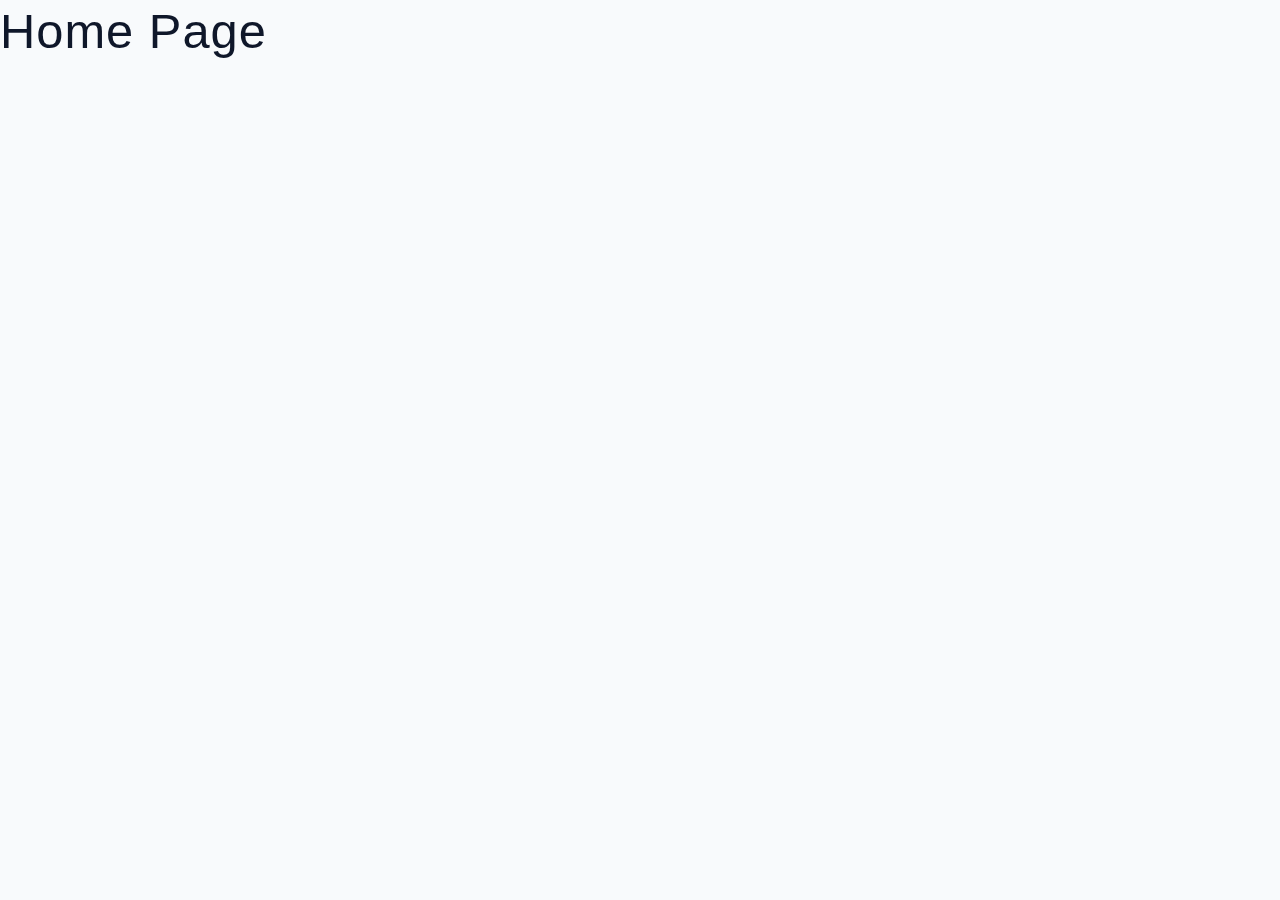
<file: html-css-simply-recipes-main/starter/index.html>
<!DOCTYPE html>
<html lang="en">
  <head>
    <meta charset="UTF-8" />
    <meta http-equiv="X-UA-Compatible" content="IE=edge" />
    <meta name="viewport" content="width=device-width, initial-scale=1.0" />
    <title>Simply Recipes || Starter</title>
    <!-- favicon -->
    <link rel="shortcut icon" href="./assets/favicon.ico" type="image/x-icon" />
    <!-- normalize -->
    <link rel="stylesheet" href="./css/normalize.css" />
    <!-- font-awesome -->
    <link
      rel="stylesheet"
      href="https://cdnjs.cloudflare.com/ajax/libs/font-awesome/5.14.0/css/all.min.css"
    />
    <!-- main css -->
    <link rel="stylesheet" href="./css/main.css" />
  </head>
  <body>
   <h1>Home Page </h1>
    
  </body>
</html>
</file>
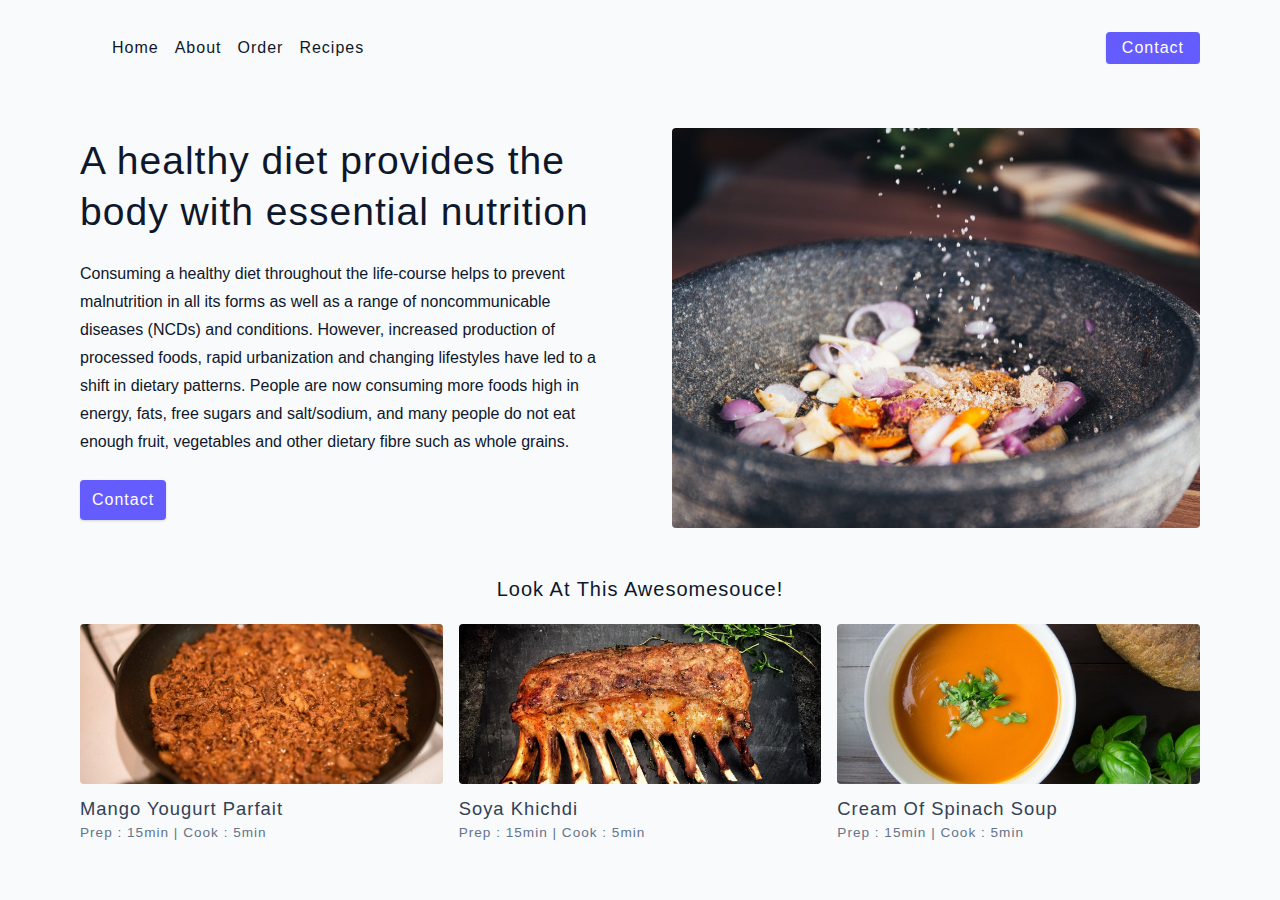
<file: html-css-simply-recipes-main/final/about.html>
<!DOCTYPE html>
<html lang="en">
  <head>
    <meta charset="UTF-8" />
    <meta http-equiv="X-UA-Compatible" content="IE=edge" />
    <meta name="viewport" content="width=device-width, initial-scale=1.0" />
    <title>About || Final</title>
    <!-- favicon -->
    <link rel="shortcut icon" href="./assets/favicon.ico" type="image/x-icon" />
    <!-- normalize -->
    <link rel="stylesheet" href="./css/normalize.css" />
    <!-- font-awesome -->
    <link
      rel="stylesheet"
      href="https://cdnjs.cloudflare.com/ajax/libs/font-awesome/5.14.0/css/all.min.css"
    />
    <!-- main css -->
    <link rel="stylesheet" href="./css/main.css" />
  </head>
  <body>
    <!-- nav  -->
    <nav class="navbar">
      <div class="nav-center">
        <div class="nav-header">
          
          <button class="nav-btn btn">
            <i class="fas fa-align-justify"></i>
          </button>
        </div>
        <div class="nav-links">
          <a href="index.html" class="nav-link"> home </a>
          <a href="about.html" class="nav-link"> about </a>
          <a href="order.html" class="nav-link"> Order </a>
          <a href="recipes.html" class="nav-link"> recipes </a>

          <div class="nav-link contact-link">
            <a href="contact.html" class="btn"> contact </a>
          </div>
        </div>
      </div>
    </nav>
    <!-- end of nav -->
    <main class="page">
      <section class="about-page">
        <article>
          <h2>A healthy diet provides the body with essential nutrition</h2>
          <p>
            Consuming a healthy diet throughout the life-course helps to prevent malnutrition in 
            all its forms as well as a range of noncommunicable diseases (NCDs) and conditions.
             However, increased production of processed foods, rapid urbanization and changing
              lifestyles have led to a shift in dietary patterns. People are now consuming more
               foods high in energy, fats, free sugars and salt/sodium, and many people do not eat 
               enough fruit, vegetables and other dietary fibre such as whole grains.


          </p>
          <p>
            
          </p>
          <a href="contact.html" class="btn"> contact </a>
        </article>
        <!-- needs fixes -->
        <img
          src="./assets/about.jpeg"
          alt="Person Pouring Salt in Bowl"
          class="img about-img"
        />
      </section>
      <section class="featured-recipes">
        <h5 class="featured-title">Look At This Awesomesouce!</h5>
        <div class="recipes-list">
          <!-- single recipe -->
          <a href="single-recipe.html" class="recipe">
            <img
              src="./assets/recipes/recipe-1.jpeg"
              class="img recipe-img"
              alt=""
            />
            <h5>Mango Yougurt Parfait</h5>
            <p>Prep : 15min | Cook : 5min</p>
          </a>
          <!-- end of single recipe -->
          <!-- single recipe -->
          <a href="single-recipe.html" class="recipe">
            <img
              src="./assets/recipes/recipe-2.jpeg"
              class="img recipe-img"
              alt=""
            />
            <h5>Soya Khichdi</h5>
            <p>Prep : 15min | Cook : 5min</p>
          </a>
          <!-- end of single recipe -->
          <!-- single recipe -->
          <a href="single-recipe.html" class="recipe">
            <img
              src="./assets/recipes/recipe-3.jpeg"
              class="img recipe-img"
              alt=""
            />
            <h5>Cream of Spinach Soup</h5>
            <p>Prep : 15min | Cook : 5min</p>
          </a>
          <!-- end of single recipe -->
        </div>
      </section>
    </main>
</file>
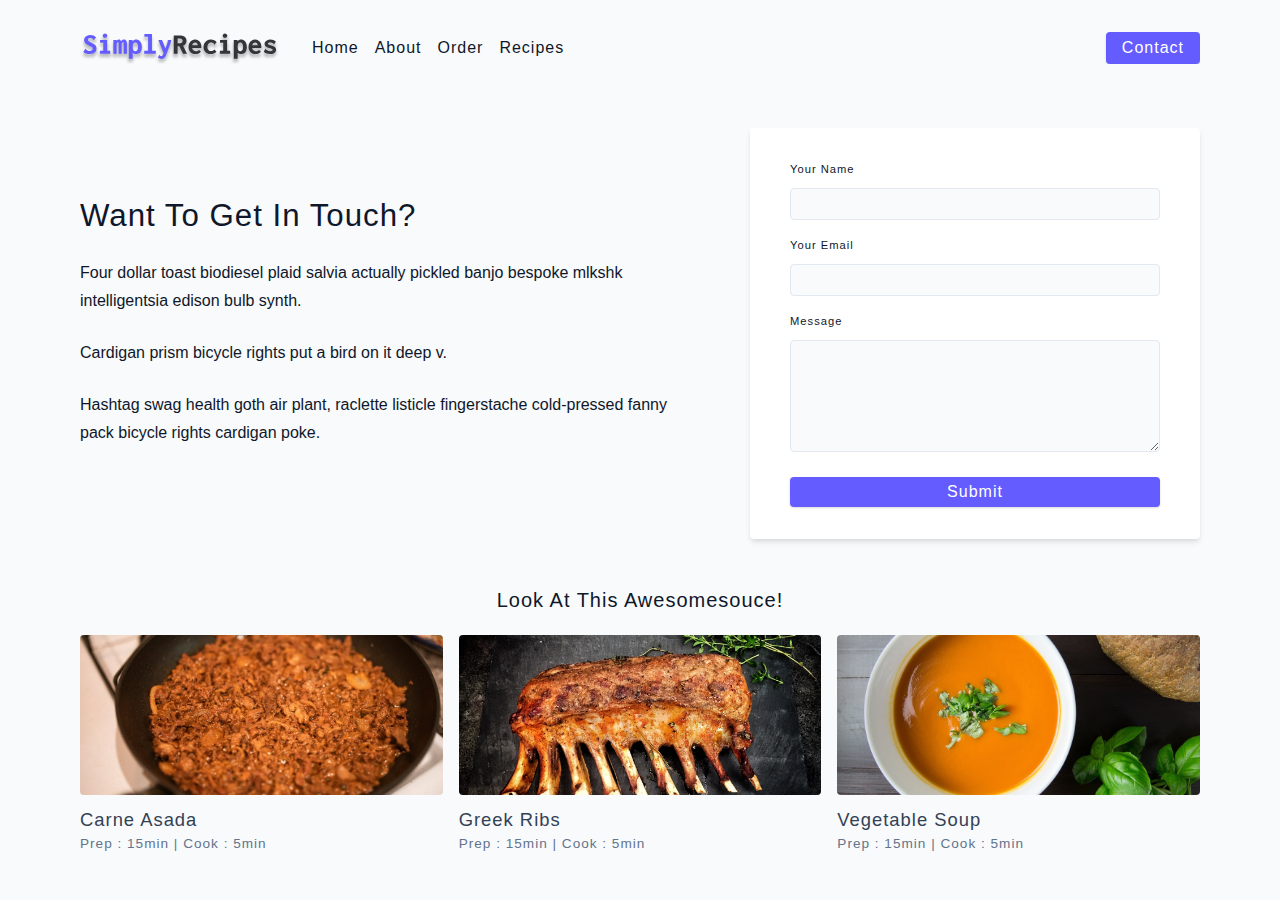
<file: html-css-simply-recipes-main/final/contact.html>
<!DOCTYPE html>
<html lang="en">
  <head>
    <meta charset="UTF-8" />
    <meta http-equiv="X-UA-Compatible" content="IE=edge" />
    <meta name="viewport" content="width=device-width, initial-scale=1.0" />
    <title>Contact || Final</title>
    <!-- favicon -->
    <link rel="shortcut icon" href="./assets/favicon.ico" type="image/x-icon" />
    <!-- normalize -->
    <link rel="stylesheet" href="./css/normalize.css" />
    <!-- font-awesome -->
    <link
      rel="stylesheet"
      href="https://cdnjs.cloudflare.com/ajax/libs/font-awesome/5.14.0/css/all.min.css"
    />
    <!-- main css -->
    <link rel="stylesheet" href="./css/main.css" />
  </head>
  <body>
    <!-- nav  -->
    <nav class="navbar">
      <div class="nav-center">
        <div class="nav-header">
          <a href="index.html" class="nav-logo">
            <img src="./assets/logo.svg" alt="simply recipes" />
          </a>
          <button class="nav-btn btn">
            <i class="fas fa-align-justify"></i>
          </button>
        </div>
        <div class="nav-links">
          <a href="index.html" class="nav-link"> home </a>
          <a href="about.html" class="nav-link"> about </a>
          <a href="order.html" class="nav-link"> order </a>
          <a href="recipes.html" class="nav-link"> recipes </a>

          <div class="nav-link contact-link">
            <a href="contact.html" class="btn"> contact </a>
          </div>
        </div>
      </div>
    </nav>
    <!-- end of nav -->
    <main class="page">
     <section class="contact-container">
          <article class="contact-info">
            <h3>Want To Get In Touch?</h3>
            <p>
              Four dollar toast biodiesel plaid salvia actually pickled banjo
              bespoke mlkshk intelligentsia edison bulb synth.
            </p>
            <p>Cardigan prism bicycle rights put a bird on it deep v.</p>
            <p>
              Hashtag swag health goth air plant, raclette listicle fingerstache
              cold-pressed fanny pack bicycle rights cardigan poke.
            </p>
          </article>
          <article>
            <form class="form contact-form">
              <div class="form-row">
                <label html="name" class="form-label">your name</label>
                <input type="text" name="name" id="name" class="form-input" />
              </div>
              <div class="form-row">
                <label html="email" class="form-label">your email</label>
                <input type="text" name="email" id="email" class="form-input" />
              </div>
              <div class="form-row">
                <label html="message" class="form-label">message</label>
                <textarea name="message" id="message" class="form-textarea"></textarea>
              </div>
              <button type="submit" class="btn btn-block">
                submit
              </button>
            </form>
          </article>
        </section>
     <!-- featured recipes -->
       <section class="featured-recipes">
        <h5 class="featured-title">Look At This Awesomesouce!</h5>
        <div class="recipes-list">
          <!-- single recipe -->
          <a href="single-recipe.html" class="recipe">
            <img
              src="./assets/recipes/recipe-1.jpeg"
              class="img recipe-img"
              alt=""
            />
            <h5>Carne Asada</h5>
            <p>Prep : 15min | Cook : 5min</p>
          </a>
          <!-- end of single recipe -->
          <!-- single recipe -->
          <a href="single-recipe.html" class="recipe">
            <img
              src="./assets/recipes/recipe-2.jpeg"
              class="img recipe-img"
              alt=""
            />
            <h5>Greek Ribs</h5>
            <p>Prep : 15min | Cook : 5min</p>
          </a>
          <!-- end of single recipe -->
          <!-- single recipe -->
          <a href="single-recipe.html" class="recipe">
            <img
              src="./assets/recipes/recipe-3.jpeg"
              class="img recipe-img"
              alt=""
            />
            <h5>Vegetable Soup</h5>
            <p>Prep : 15min | Cook : 5min</p>
          </a>
          <!-- end of single recipe -->
        </div>
      </section>
    </main>
</file>
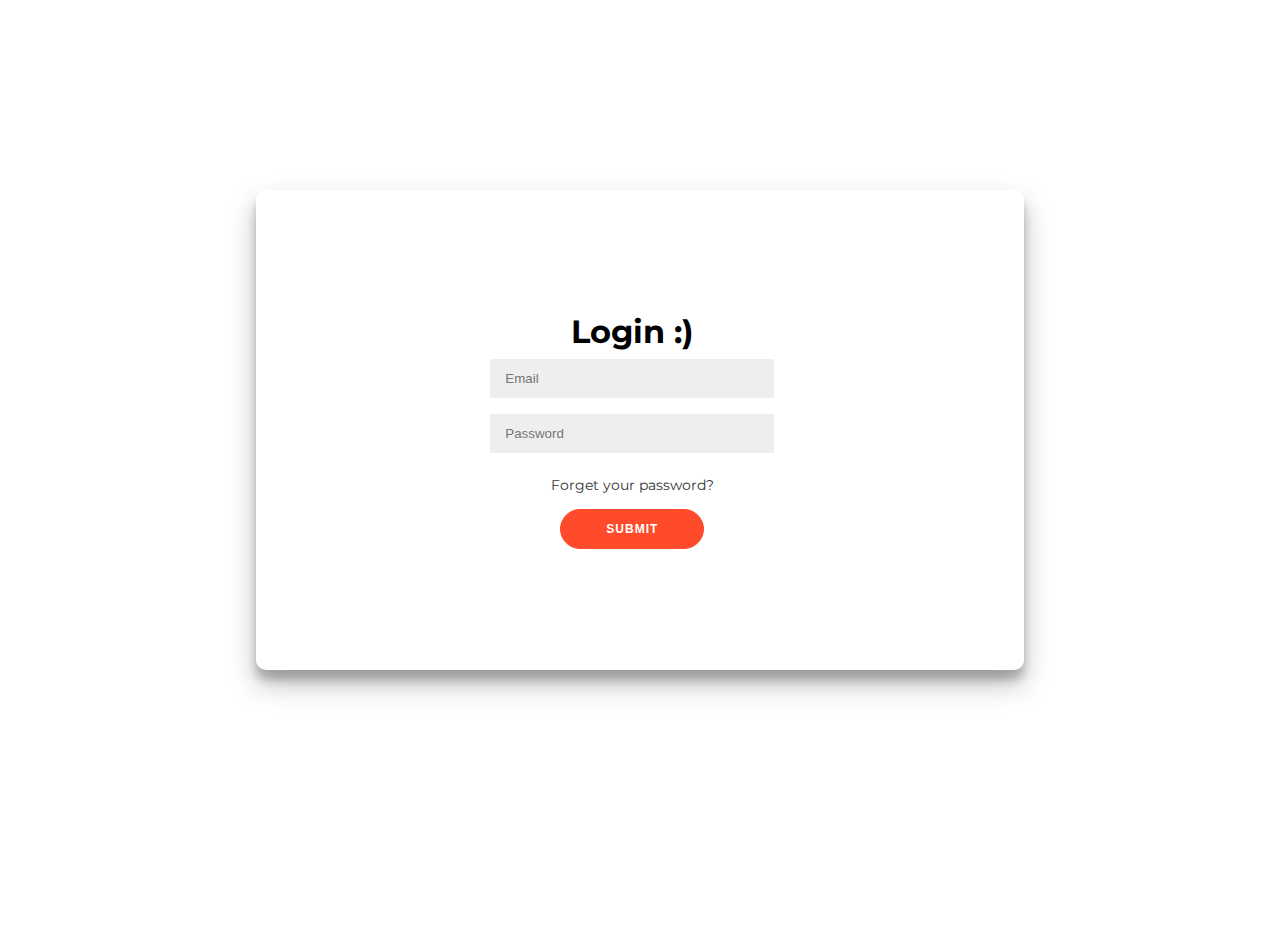
<file: html-css-simply-recipes-main/final/login.html>
<!DOCTYPE html>
<html>
<head>
	<link rel="stylesheet" href="log.css">
	<link rel="stylesheet" href="https://cdnjs.cloudflare.com/ajax/libs/font-awesome/4.7.0/css/font-awesome.min.css">
	<title>Login Form
		
	</title>
</head>
<body>
	<div class="container" id="container">
		<div class="form-container log-in-container">
			<form action="connect.php" method="post">
				<h1>Login :)</h1>
				
				<input type="email" placeholder="Email" />
				<input type="password" placeholder="Password" />
				<a href="#">Forget your password?</a>
				<button>Submit</button>
			</form>
		</div>
		
		
		
</body>
</html>
</file>
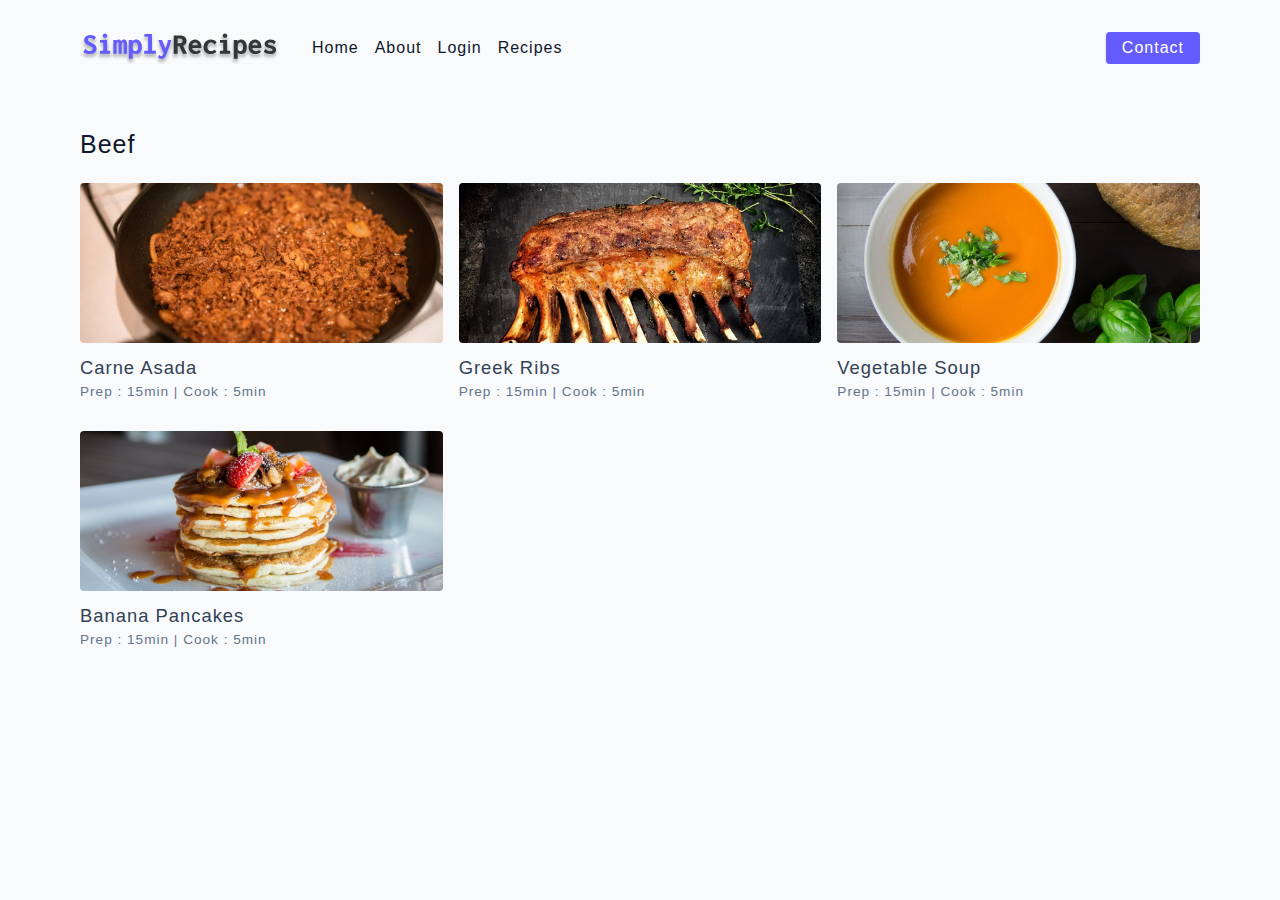
<file: html-css-simply-recipes-main/final/tag-template.html>
<!DOCTYPE html>
<html lang="en">
  <head>
    <meta charset="UTF-8" />
    <meta http-equiv="X-UA-Compatible" content="IE=edge" />
    <meta name="viewport" content="width=device-width, initial-scale=1.0" />
    <title>Recipe Template || Final</title>
    <!-- favicon -->
    <link rel="shortcut icon" href="./assets/favicon.ico" type="image/x-icon" />
    <!-- normalize -->
    <link rel="stylesheet" href="./css/normalize.css" />
    <!-- font-awesome -->
    <link
      rel="stylesheet"
      href="https://cdnjs.cloudflare.com/ajax/libs/font-awesome/5.14.0/css/all.min.css"
    />
    <!-- main css -->
    <link rel="stylesheet" href="./css/main.css" />
  </head>
  <body>
    <!-- nav  -->
    <nav class="navbar">
      <div class="nav-center">
        <div class="nav-header">
          <a href="index.html" class="nav-logo">
            <img src="./assets/logo.svg" alt="simply recipes" />
          </a>
          <button class="nav-btn btn">
            <i class="fas fa-align-justify"></i>
          </button>
        </div>
        <div class="nav-links">
          <a href="index.html" class="nav-link"> home </a>
          <a href="about.html" class="nav-link"> about </a>
          <a href="login.html" class="nav-link"> login </a>
          <a href="recipes.html" class="nav-link"> recipes </a>

          <div class="nav-link contact-link">
            <a href="contact.html" class="btn"> contact </a>
          </div>
        </div>
      </div>
    </nav>
    <!-- end of nav -->
    <main class="page">
      <div class="featured-recipes">
        <h4>Beef</h4>
          <!-- recipes list -->
        <div class="recipes-list">
          <!-- single recipe -->
          <a href="single-recipe.html" class="recipe">
            <img
              src="./assets/recipes/recipe-1.jpeg"
              class="img recipe-img"
              alt=""
            />
            <h5>Carne Asada</h5>
            <p>Prep : 15min | Cook : 5min</p>
          </a>
          <!-- end of single recipe -->
          <!-- single recipe -->
          <a href="single-recipe.html" class="recipe">
            <img
              src="./assets/recipes/recipe-2.jpeg"
              class="img recipe-img"
              alt=""
            />
            <h5>Greek Ribs</h5>
            <p>Prep : 15min | Cook : 5min</p>
          </a>
          <!-- end of single recipe -->
          <!-- single recipe -->
          <a href="single-recipe.html" class="recipe">
            <img
              src="./assets/recipes/recipe-3.jpeg"
              class="img recipe-img"
              alt=""
            />
            <h5>Vegetable Soup</h5>
            <p>Prep : 15min | Cook : 5min</p>
          </a>
          <!-- end of single recipe -->
          <!-- single recipe -->
          <a href="single-recipe.html" class="recipe">
            <img
              src="./assets/recipes/recipe-4.jpeg"
              class="img recipe-img"
              alt=""
            />
            <h5>Banana Pancakes</h5>
            <p>Prep : 15min | Cook : 5min</p>
          </a>
          <!-- end of single recipe -->
        </div>
        <!-- end of recipe list -->
      </div>
          
    </main>
</file>
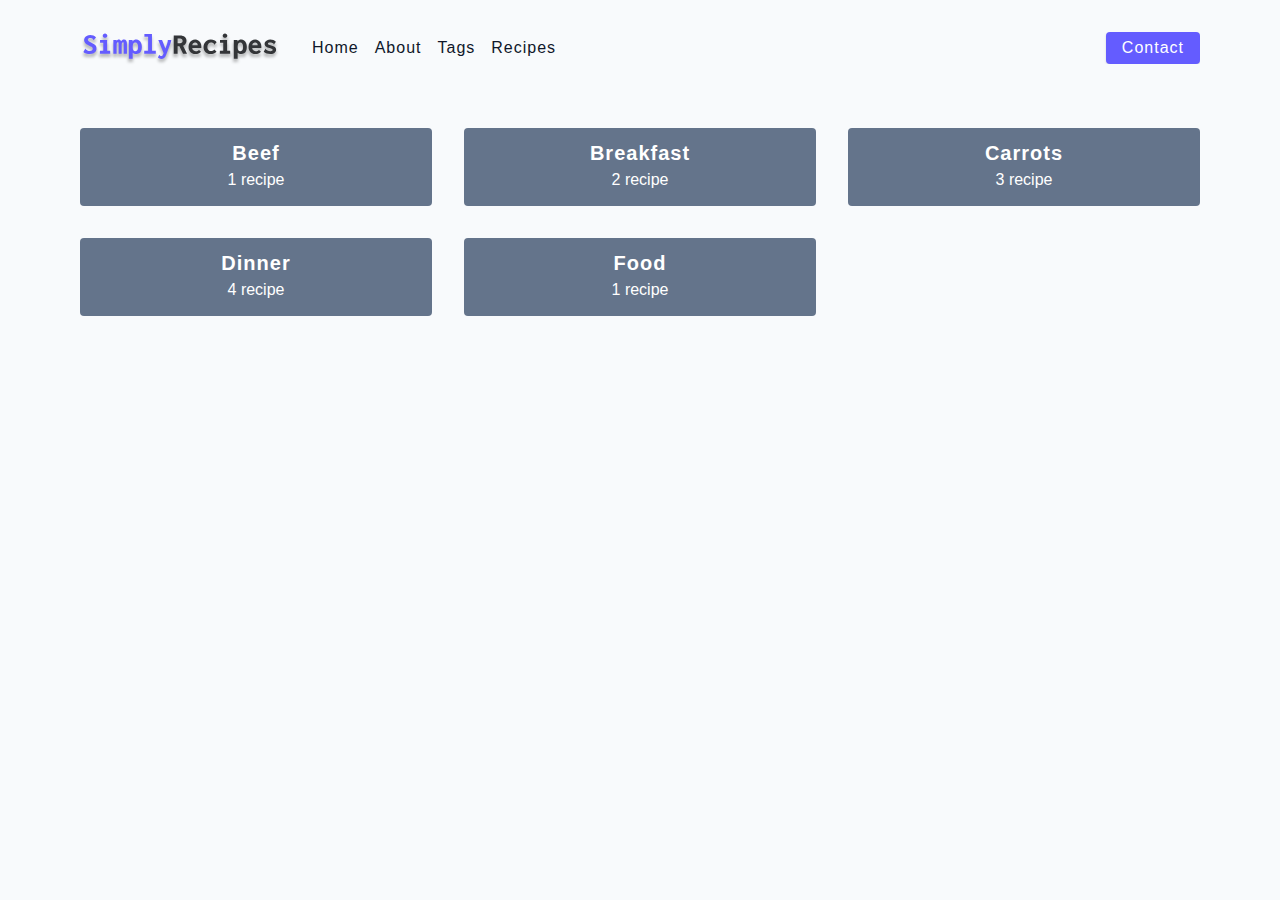
<file: html-css-simply-recipes-main/final/tags.html>
<!DOCTYPE html>
<html lang="en">
  <head>
    <meta charset="UTF-8" />
    <meta http-equiv="X-UA-Compatible" content="IE=edge" />
    <meta name="viewport" content="width=device-width, initial-scale=1.0" />
    <title>Tags || Final</title>
    <!-- favicon -->
    <link rel="shortcut icon" href="./assets/favicon.ico" type="image/x-icon" />
    <!-- normalize -->
    <link rel="stylesheet" href="./css/normalize.css" />
    <!-- font-awesome -->
    <link
      rel="stylesheet"
      href="https://cdnjs.cloudflare.com/ajax/libs/font-awesome/5.14.0/css/all.min.css"
    />
    <!-- main css -->
    <link rel="stylesheet" href="./css/main.css" />
  </head>
  <body>
    <!-- nav  -->
    <nav class="navbar">
      <div class="nav-center">
        <div class="nav-header">
          <a href="index.html" class="nav-logo">
            <img src="./assets/logo.svg" alt="simply recipes" />
          </a>
          <button class="nav-btn btn">
            <i class="fas fa-align-justify"></i>
          </button>
        </div>
        <div class="nav-links">
          <a href="index.html" class="nav-link"> home </a>
          <a href="about.html" class="nav-link"> about </a>
          <a href="tags.html" class="nav-link"> tags </a>
          <a href="recipes.html" class="nav-link"> recipes </a>

          <div class="nav-link contact-link">
            <a href="contact.html" class="btn"> contact </a>
          </div>
        </div>
      </div>
    </nav>
    <!-- end of nav -->
    <main class="page">
         <section class="tags-wrapper">
          <!-- single tag -->
              <a href="tag-template.html" class="tag">
                <h5>beef</h5>
                <p>1 recipe</p>
              </a>
            <!-- end of single tag -->
          <!-- single tag -->
              <a href="tag-template.html" class="tag">
                <h5>breakfast</h5>
                <p>2 recipe</p>
              </a>
            <!-- end of single tag -->
          <!-- single tag -->
              <a href="tag-template.html" class="tag">
                <h5>carrots</h5>
                <p>3 recipe</p>
              </a>
            <!-- end of single tag -->
          <!-- single tag -->
              <a href="tag-template.html" class="tag">
                <h5>dinner</h5>
                <p>4 recipe</p>
              </a>
            <!-- end of single tag -->
          <!-- single tag -->
              <a href="tag-template.html" class="tag">
                <h5>food</h5>
                <p>1 recipe</p>
              </a>
            <!-- end of single tag -->
        </section>
    </main>
</file>
<file: html-css-simply-recipes-main/starter/css/main.css>
*,
::after,
::before {
  box-sizing: border-box;
}
/* fonts */

@import url('https://fonts.googleapis.com/css2?family=Roboto:wght@400;500;600&family=Montserrat&display=swap');
html {
  font-size: 100%;
} /*16px*/

:root {
  /* colors */
  --primary-100: #e2e0ff;
  --primary-200: #c1beff;
  --primary-300: #a29dff;
  --primary-400: #837dff;
  --primary-500: #645cff;
  --primary-600: #504acc;
  --primary-700: #3c3799;
  --primary-800: #282566;
  --primary-900: #141233;

  /* grey */
  --grey-50: #f8fafc;
  --grey-100: #f1f5f9;
  --grey-200: #e2e8f0;
  --grey-300: #cbd5e1;
  --grey-400: #94a3b8;
  --grey-500: #64748b;
  --grey-600: #475569;
  --grey-700: #334155;
  --grey-800: #1e293b;
  --grey-900: #0f172a;
  /* rest of the colors */
  --black: #222;
  --white: #fff;
  --red-light: #f8d7da;
  --red-dark: #842029;
  --green-light: #d1e7dd;
  --green-dark: #0f5132;

  /* fonts  */
  --headingFont: 'Roboto', sans-serif;
  --bodyFont: 'Nunito', sans-serif;
  --smallText: 0.7em;
  /* rest of the vars */
  --backgroundColor: var(--grey-50);
  --textColor: var(--grey-900);
  --borderRadius: 0.25rem;
  --letterSpacing: 1px;
  --transition: 0.3s ease-in-out all;
  --max-width: 1120px;
  --fixed-width: 600px;

  /* box shadow*/
  --shadow-1: 0 1px 3px 0 rgba(0, 0, 0, 0.1), 0 1px 2px 0 rgba(0, 0, 0, 0.06);
  --shadow-2: 0 4px 6px -1px rgba(0, 0, 0, 0.1),
    0 2px 4px -1px rgba(0, 0, 0, 0.06);
  --shadow-3: 0 10px 15px -3px rgba(0, 0, 0, 0.1),
    0 4px 6px -2px rgba(0, 0, 0, 0.05);
  --shadow-4: 0 20px 25px -5px rgba(0, 0, 0, 0.1),
    0 10px 10px -5px rgba(0, 0, 0, 0.04);
}

body {
  background: var(--backgroundColor);
  font-family: var(--bodyFont);
  font-weight: 400;
  line-height: 1.75;
  color: var(--textColor);
}

p {
  margin-top: 0;
  margin-bottom: 1.5rem;
  max-width: 40em;
}

h1,
h2,
h3,
h4,
h5 {
  margin: 0;
  margin-bottom: 1.38rem;
  font-family: var(--headingFont);
  font-weight: 400;
  line-height: 1.3;
  text-transform: capitalize;
  letter-spacing: var(--letterSpacing);
}

h1 {
  margin-top: 0;
  font-size: 3.052rem;
}

h2 {
  font-size: 2.441rem;
}

h3 {
  font-size: 1.953rem;
}

h4 {
  font-size: 1.563rem;
}

h5 {
  font-size: 1.25rem;
}

small,
.text-small {
  font-size: var(--smallText);
}

a {
  text-decoration: none;
}
ul {
  list-style-type: none;
  padding: 0;
}

.img {
  width: 100%;
  display: block;
  object-fit: cover;
}
/* buttons */

.btn {
  cursor: pointer;
  color: var(--white);
  background: var(--primary-500);
  border: transparent;
  border-radius: var(--borderRadius);
  letter-spacing: var(--letterSpacing);
  padding: 0.375rem 0.75rem;
  box-shadow: var(--shadow-1);
  transition: var(--transtion);
  text-transform: capitalize;
  display: inline-block;
}
.btn:hover {
  background: var(--primary-700);
  box-shadow: var(--shadow-3);
}
.btn-hipster {
  color: var(--primary-500);
  background: var(--primary-200);
}
.btn-hipster:hover {
  color: var(--primary-200);
  background: var(--primary-700);
}
.btn-block {
  width: 100%;
}

/* alerts */
.alert {
  padding: 0.375rem 0.75rem;
  margin-bottom: 1rem;
  border-color: transparent;
  border-radius: var(--borderRadius);
}

.alert-danger {
  color: var(--red-dark);
  background: var(--red-light);
}
.alert-success {
  color: var(--green-dark);
  background: var(--green-light);
}
/* form */

.form {
  width: 90vw;
  max-width: var(--fixed-width);
  background: var(--white);
  border-radius: var(--borderRadius);
  box-shadow: var(--shadow-2);
  padding: 2rem 2.5rem;
  margin: 3rem auto;
}
.form-label {
  display: block;
  font-size: var(--smallText);
  margin-bottom: 0.5rem;
  text-transform: capitalize;
  letter-spacing: var(--letterSpacing);
}
.form-input,
.form-textarea {
  width: 100%;
  padding: 0.375rem 0.75rem;
  border-radius: var(--borderRadius);
  background: var(--backgroundColor);
  border: 1px solid var(--grey-200);
}

.form-row {
  margin-bottom: 1rem;
}

.form-textarea {
  height: 7rem;
}
::placeholder {
  font-family: inherit;
  color: var(--grey-400);
}
.form-alert {
  color: var(--red-dark);
  letter-spacing: var(--letterSpacing);
  text-transform: capitalize;
}
/* alert */

@keyframes spinner {
  to {
    transform: rotate(360deg);
  }
}

.loading {
  width: 6rem;
  height: 6rem;
  border: 5px solid var(--grey-400);
  border-radius: 50%;
  border-top-color: var(--primary-500);
  animation: spinner 0.6s linear infinite;
}
.loading {
  margin: 0 auto;
}
/* title */

.title {
  text-align: center;
}

.title-underline {
  background: var(--primary-500);
  width: 7rem;
  height: 0.25rem;
  margin: 0 auto;
  margin-top: -1rem;
}

/*
=============== 
Navbar
===============
*/
</file>
<file: html-css-simply-recipes-main/final/css/main.css>
*,
::after,
::before {
  box-sizing: border-box;
}
/* fonts */

@import url('https://fonts.googleapis.com/css2?family=Roboto:wght@400;500;600&family=Montserrat&display=swap');
html {
  font-size: 100%;
} /*16px*/

:root {
  /* colors */
  --primary-100: #e2e0ff;
  --primary-200: #c1beff;
  --primary-300: #a29dff;
  --primary-400: #837dff;
  --primary-500: #645cff;
  --primary-600: #504acc;
  --primary-700: #3c3799;
  --primary-800: #282566;
  --primary-900: #141233;

  /* grey */
  --grey-50: #f8fafc;
  --grey-100: #f1f5f9;
  --grey-200: #e2e8f0;
  --grey-300: #cbd5e1;
  --grey-400: #94a3b8;
  --grey-500: #64748b;
  --grey-600: #475569;
  --grey-700: #334155;
  --grey-800: #1e293b;
  --grey-900: #0f172a;
  /* rest of the colors */
  --black: #222;
  --white: #fff;
  --red-light: #f8d7da;
  --red-dark: #842029;
  --green-light: #d1e7dd;
  --green-dark: #0f5132;

  /* fonts  */
  --headingFont: 'Roboto', sans-serif;
  --bodyFont: 'Nunito', sans-serif;
  --smallText: 0.7em;
  /* rest of the vars */
  --backgroundColor: var(--grey-50);
  --textColor: var(--grey-900);
  --borderRadius: 0.25rem;
  --letterSpacing: 1px;
  --transition: 0.3s ease-in-out all;
  --max-width: 1120px;
  --fixed-width: 600px;

  /* box shadow*/
  --shadow-1: 0 1px 3px 0 rgba(0, 0, 0, 0.1), 0 1px 2px 0 rgba(0, 0, 0, 0.06);
  --shadow-2: 0 4px 6px -1px rgba(0, 0, 0, 0.1),
    0 2px 4px -1px rgba(0, 0, 0, 0.06);
  --shadow-3: 0 10px 15px -3px rgba(0, 0, 0, 0.1),
    0 4px 6px -2px rgba(0, 0, 0, 0.05);
  --shadow-4: 0 20px 25px -5px rgba(0, 0, 0, 0.1),
    0 10px 10px -5px rgba(0, 0, 0, 0.04);
}

body {
  background: var(--backgroundColor);
  font-family: var(--bodyFont);
  font-weight: 400;
  line-height: 1.75;
  color: var(--textColor);
}

p {
  margin-top: 0;
  margin-bottom: 1.5rem;
  max-width: 40em;
}

h1,
h2,
h3,
h4,
h5 {
  margin: 0;
  margin-bottom: 1.38rem;
  font-family: var(--headingFont);
  font-weight: 400;
  line-height: 1.3;
  text-transform: capitalize;
  letter-spacing: var(--letterSpacing);
}

h1 {
  margin-top: 0;
  font-size: 3.052rem;
}

h2 {
  font-size: 2.441rem;
}

h3 {
  font-size: 1.953rem;
}

h4 {
  font-size: 1.563rem;
}

h5 {
  font-size: 1.25rem;
}

small,
.text-small {
  font-size: var(--smallText);
}

a {
  text-decoration: none;
}
ul {
  list-style-type: none;
  padding: 0;
}

.img {
  width: 100%;
  display: block;
  object-fit: cover;
}
/* buttons */

.btn {
  cursor: pointer;
  color: var(--white);
  background: var(--primary-500);
  border: transparent;
  border-radius: var(--borderRadius);
  letter-spacing: var(--letterSpacing);
  padding: 0.375rem 0.75rem;
  box-shadow: var(--shadow-1);
  transition: var(--transtion);
  text-transform: capitalize;
  display: inline-block;
}
.btn:hover {
  background: var(--primary-700);
  box-shadow: var(--shadow-3);
}
.btn-hipster {
  color: var(--primary-500);
  background: var(--primary-200);
}
.btn-hipster:hover {
  color: var(--primary-200);
  background: var(--primary-700);
}
.btn-block {
  width: 100%;
}

/* alerts */
.alert {
  padding: 0.375rem 0.75rem;
  margin-bottom: 1rem;
  border-color: transparent;
  border-radius: var(--borderRadius);
}

.alert-danger {
  color: var(--red-dark);
  background: var(--red-light);
}
.alert-success {
  color: var(--green-dark);
  background: var(--green-light);
}
/* form */

.form {
  width: 90vw;
  max-width: var(--fixed-width);
  background: var(--white);
  border-radius: var(--borderRadius);
  box-shadow: var(--shadow-2);
  padding: 2rem 2.5rem;
  margin: 3rem auto;
}
.form-label {
  display: block;
  font-size: var(--smallText);
  margin-bottom: 0.5rem;
  text-transform: capitalize;
  letter-spacing: var(--letterSpacing);
}
.form-input,
.form-textarea {
  width: 100%;
  padding: 0.375rem 0.75rem;
  border-radius: var(--borderRadius);
  background: var(--backgroundColor);
  border: 1px solid var(--grey-200);
}

.form-row {
  margin-bottom: 1rem;
}

.form-textarea {
  height: 7rem;
}
::placeholder {
  font-family: inherit;
  color: var(--grey-400);
}
.form-alert {
  color: var(--red-dark);
  letter-spacing: var(--letterSpacing);
  text-transform: capitalize;
}
/* alert */

@keyframes spinner {
  to {
    transform: rotate(360deg);
  }
}

.loading {
  width: 6rem;
  height: 6rem;
  border: 5px solid var(--grey-400);
  border-radius: 50%;
  border-top-color: var(--primary-500);
  animation: spinner 0.6s linear infinite;
}
.loading {
  margin: 0 auto;
}
/* title */

.title {
  text-align: center;
}

.title-underline {
  background: var(--primary-500);
  width: 7rem;
  height: 0.25rem;
  margin: 0 auto;
  margin-top: -1rem;
}

/*
=============== 
Navbar
===============
*/

.navbar {
  display: flex;
  align-items: center;
  justify-content: center;
}
.nav-center {
  width: 90vw;
  max-width: var(--max-width);
}
.nav-header {
  height: 6rem;
  display: flex;
  justify-content: space-between;
  align-items: center;
}
.nav-header img {
  width: 200px;
}
.nav-logo {
  display: flex;
  align-items: flex-end;
}

.nav-btn {
  padding: 0.15rem 0.75rem;
}
.nav-btn i {
  font-size: 1.25rem;
}
.nav-links {
  height: 0;
  overflow: hidden;
  display: flex;
  flex-direction: column;
  transition: var(--transition);
}
.show-links {
  height: 23.9375rem;
}

.nav-link {
  display: block;
  text-align: center;
  font-size: 1.25rem;
  text-transform: capitalize;
  color: var(--grey-900);
  letter-spacing: var(--letterSpacing);
  padding: 1rem 0;
  border-top: 1px solid var(--grey-500);
  transition: var(--transition);
}
.nav-link:hover {
  color: var(--primary-500);
}

.contact-link a {
  padding: 0.15rem 1rem;
}

@media screen and (min-width: 992px) {
  .navbar {
    height: 6rem;
  }
  .nav-center {
    display: flex;
    align-items: center;
  }
  .nav-header {
    padding: 0;
    margin-right: 2rem;
    height: auto;
  }

  .nav-btn {
    display: none;
  }
  .nav-links {
    height: auto !important;
    flex-direction: row;
    align-items: center;
    width: 100%;
  }
  .nav-link {
    padding: 0;
    border-top: none;
    margin-right: 1rem;
    font-size: 1rem;
  }
  .contact-link {
    margin-right: 0;
    margin-left: auto;
  }
}
/*
=============== 
Page
===============
*/

.page {
  width: 90vw;
  max-width: var(--max-width);
  margin: 0 auto;
}
.page {
  padding-top: 2rem;
  min-height: calc(100vh - (6rem + 4rem));
}
/*
=============== 
Footer
===============
*/

.page-footer {
  text-align: center;
  height: 4rem;
  display: flex;
  align-items: center;
  justify-content: center;
  background: var(--black);
  color: var(--white);
}
.page-footer h5 {
  margin-top: 0;
  margin-bottom: 0;
}
.page-footer p {
  margin-bottom: 0;
}
.page-footer .footer-logo,
.page-footer a {
  color: var(--primary-500);
}
/*
=============== 
Hero
===============
*/

.hero {
  height: 40vh;
  position: relative;
  margin-bottom: 2rem;
  background: url('../assets/main.jpeg') center/cover no-repeat;
  border-radius: var(--borderRadius);
}
.hero-container {
  position: absolute;
  top: 0;
  left: 0;
  width: 100%;
  height: 100%;
  display: flex;
  align-items: center;
  justify-content: center;
  background: rgba(0, 0, 0, 0.4);
  border-radius: var(--borderRadius);
}
.hero-text {
  color: var(--white);
  text-align: center;
}

@media only screen and (min-width: 768px) {
  .hero-text h1 {
    font-size: 4rem;
    margin-bottom: 0;
  }
}

/*
=============== 
Recipes 
===============
*/

.recipes-container {
  display: grid;
  gap: 2rem 1rem;
}

.recipes-list {
  display: grid;
  gap: 2rem 1rem;
  padding-bottom: 3rem;
}
.tags-container {
  order: 1;
  display: flex;
  flex-direction: column;
  padding-bottom: 3rem;
  /* background: blue; */
}
.tags-container h4 {
  margin-bottom: 0.5rem;
  font-weight: 500;
}
.tags-list {
  display: grid;
  grid-template-columns: 1fr 1fr 1fr;
}
.tags-list a {
  text-transform: capitalize;
  display: block;
  color: var(--grey-500);
  transition: var(--transition);
}
.tags-list a:hover {
  color: var(--primary-500);
}
.recipe {
  display: block;
}
.recipe-img {
  height: 15rem;
  border-radius: var(--borderRadius);
  margin-bottom: 1rem;
}
.recipe h5 {
  margin-bottom: 0;
  margin-top: 0.25rem;
  line-height: 1;
  color: var(--grey-700);
}
.recipe p {
  margin-bottom: 0;
  line-height: 1;
  color: var(--grey-500);
  margin-top: 0.5rem;
  letter-spacing: var(--letterSpacing);
}
@media screen and (min-width: 576px) {
  .recipes-list {
    grid-template-columns: 1fr 1fr;
  }
  .recipe-img {
    height: 10rem;
  }
}

@media screen and (min-width: 992px) {
  .recipes-container {
    grid-template-columns: 200px 1fr;
    gap: 1rem;
  }
  .recipes-list {
    grid-template-columns: 1fr 1fr;
  }

  .recipe p {
    font-size: 0.85rem;
  }
  .tags-container {
    order: 0;
    /* background: blue; */
  }
  .tags-list {
    display: grid;
    grid-template-columns: 1fr;
  }
}

@media screen and (min-width: 1200px) {
  .recipe h5 {
    font-size: 1.15rem;
  }
  .recipes-list {
    grid-template-columns: 1fr 1fr 1fr;
  }
}
/*
=============== 
Error
===============
*/
.error-page {
  text-align: center;
  padding-top: 5rem;
}
.error-page h1 {
  font-size: 9rem;
}
/*
=============== 
About Page
===============
*/

.about-page h2 {
  text-transform: none;
  font-weight: times;
}
.about-page {
  display: grid;
  gap: 2rem 4rem;
  padding-bottom: 3rem;
}
.about-img {
  border-radius: var(--borderRadius);
  height: 300px;
}

@media screen and (min-width: 992px) {
  .about-page {
    grid-template-columns: 1fr 1fr;
    grid-template-rows: 400px;
    align-items: center;
  }
  .about-img {
    height: 100%;
  }
}

.featured-title {
  text-align: center;
}
/*
=============== 
Contact Page
===============
*/
.contact-form {
  width: 100%;
  margin: 0;
}
.contact-container {
  display: grid;
  gap: 2rem 3rem;
  padding-bottom: 3rem;
}
@media screen and (min-width: 992px) {
  .contact-container {
    grid-template-columns: 1fr 450px;
    align-items: center;
  }
}

/*
=============== 
Tags Page
===============
*/

.tags-wrapper {
  display: grid;
  gap: 2rem;
  padding-bottom: 3rem;
}
.tag {
  background: var(--grey-500);
  border-radius: var(--borderRadius);
  text-align: center;
  color: var(--white);
  transition: var(--transition);
  padding: 0.75rem 0;
}
.tag:hover {
  background: var(--primary-500);
}
.tag h5,
.tag p {
  margin-bottom: 0;
}
.tag h5 {
  font-weight: 600;
}
@media screen and (min-width: 576px) {
  .tags-wrapper {
    grid-template-columns: 1fr 1fr;
  }
}
@media screen and (min-width: 992px) {
  .tags-wrapper {
    grid-template-columns: 1fr 1fr 1fr;
  }
}

/*
=============== 
Recipe Template
===============
*/

.recipe-hero {
  display: grid;
  gap: 3rem;
}

.recipe-hero-img {
  height: 300px;
  border-radius: var(--borderRadius);
}
.recipe-info p {
  color: var(--grey-600);
}
.recipe-icons {
  display: grid;
  grid-template-columns: repeat(3, 1fr);
  gap: 1rem;
  margin: 2rem 0;
  text-align: center;
}
.recipe-icons i {
  font-size: 1.5rem;
  color: var(--primary-500);
}
.recipe-icons h5,
.recipe-icons p {
  
  margin-bottom: 0;
  font-size: 0.85em;
}

.recipe-icons p {
  color: var(--grey-600);
}
.recipe-tags {
  display: flex;
  align-items: center;
  flex-wrap: wrap;
  font-size: 0.7em;
  font-weight: 600;
}
.recipe-tags a {
  background: var(--primary-500);
  border-radius: var(--borderRadius);
  color: var(--white);
  padding: 0.05rem 0.5rem;
  margin: 0 0.25rem;
  text-transform: capitalize;
}
@media screen and (min-width: 992px) {
  .recipe-hero {
    grid-template-columns: 4fr 5fr;
    align-items: center;
  }
}
.recipe-content {
  padding: 3rem 0;
  display: grid;
  gap: 2rem 5rem;
}
@media screen and (min-width: 992px) {
  .recipe-content {
    grid-template-columns: 2fr 1fr;
  }
}
.single-instruction header {
  display: grid;
  grid-template-columns: auto 1fr;
  gap: 1.5rem;
  align-items: center;
}
.single-instruction header p {
  text-transform: uppercase;
  font-weight: 600;
  color: var(--primary-500);
  margin-bottom: 0;
}
.single-instruction > p {
  color: var(--grey-700);
}

.single-instruction header div {
  height: 2px;
  background: var(--grey-300);
}

.second-column {
  display: grid;
  row-gap: 2rem;
}

.single-ingredient {
  border-bottom: 2px solid var(--grey-300);
  padding-bottom: 0.75rem;
  color: var(--grey-700);
}
.single-tool {
  border-bottom: 2px solid var(--grey-300);
  padding-bottom: 0.75rem;
  color: var(--primary-500);
  text-transform: capitalize;
}
</file>
<file: html-css-simply-recipes-main/final/log.css>
@import url('https://fonts.googleapis.com/css?family=Montserrat:400,800');

* {
	box-sizing: border-box;
    overflow-y: hidden; /* Hide vertical scrollbar */
    overflow-x: hidden; /* Hide horizontal scrollbar */
}

body {
    background-image: url(https://i.pinimg.com/originals/61/93/19/619319e00e04d1d9016192b1a9af391f.jpg);
    background-repeat: no-repeat;
    background-attachment: fixed; 
    background-size: 100% 100%;
	display: flex;
	justify-content: center;
	align-items: center;
	flex-direction: column;
	font-family: 'Montserrat', sans-serif;
	height: 100vh;
	margin: -20px 0 50px;
}

h1 {
	font-weight: bold;
	margin: 0;
}

p {
	font-size: 14px;
	font-weight: 100;
	line-height: 20px;
	letter-spacing: 0.5px;
	margin: 20px 0 30px;
}

span {
	font-size: 12px;
}

a {
	color: #333;
	font-size: 14px;
	text-decoration: none;
	margin: 15px 0;
}

button {
	border-radius: 20px;
	border: 1px solid #FF4B2B;
	background-color: #FF4B2B;
	color: #FFFFFF;
	font-size: 12px;
	font-weight: bold;
	padding: 12px 45px;
	letter-spacing: 1px;
	text-transform: uppercase;
	transition: transform 80ms ease-in;
}

form {
	background-color: #FFFFFF;
	display: flex;
	align-items: center;
	justify-content: center;
	flex-direction: column;
	padding: 0 50px;
	height: 100%;
	text-align: center;
}

input {
	background-color: #eee;
	border: none;
	padding: 12px 15px;
	margin: 8px 0;
	width: 100%;
}

.container {
	background-color: #fff;
	border-radius: 10px;
  	box-shadow: 0 14px 28px rgba(0,0,0,0.25), 0 10px 10px rgba(0,0,0,0.22);
	position: relative;
	overflow: hidden;
	width: 768px;
	max-width: 100%;
	min-height: 480px;
    
}

.form-container {
	position: absolute;
	top: 0;
	height: 100%;
}

.log-in-container {
	margin-left: 24%;
	width: 50%;
	z-index: 2;
}


.overlay-container {
	position: absolute;
	top: 0;
	left: 50%;
	width: 50%;
	height: 100%;
}


.overlay {
	background: #FF416C;
	background: -webkit-linear-gradient(to right, #FF4B2B, #FF416C);
	background: linear-gradient(to right, #FF4B2B, #FF416C);
	background-repeat: no-repeat;
	background-size: cover;
	background-position: 0 0;
	color: #FFFFFF;
	position: relative;
	left: -100%;
	height: 100%;
	width: 200%;
}

.overlay-panel {
	position: absolute;
	display: flex;
	align-items: center;
	justify-content: center;
	flex-direction: column;
	padding: 0 40px;
	text-align: center;
	top: 0;
	height: 100%;
	width: 50%;
}


.overlay-right {
	right: 0;
}


.social-container {
	margin: 50px 0;
}

.social-container a {
	border: 1px solid #DDDDDD;
	border-radius: 50%;
	display: inline-flex;
	justify-content: center;
	align-items: center;
	margin: 0 5px;
	height: 40px;
	width: 40px;
}
</file>
